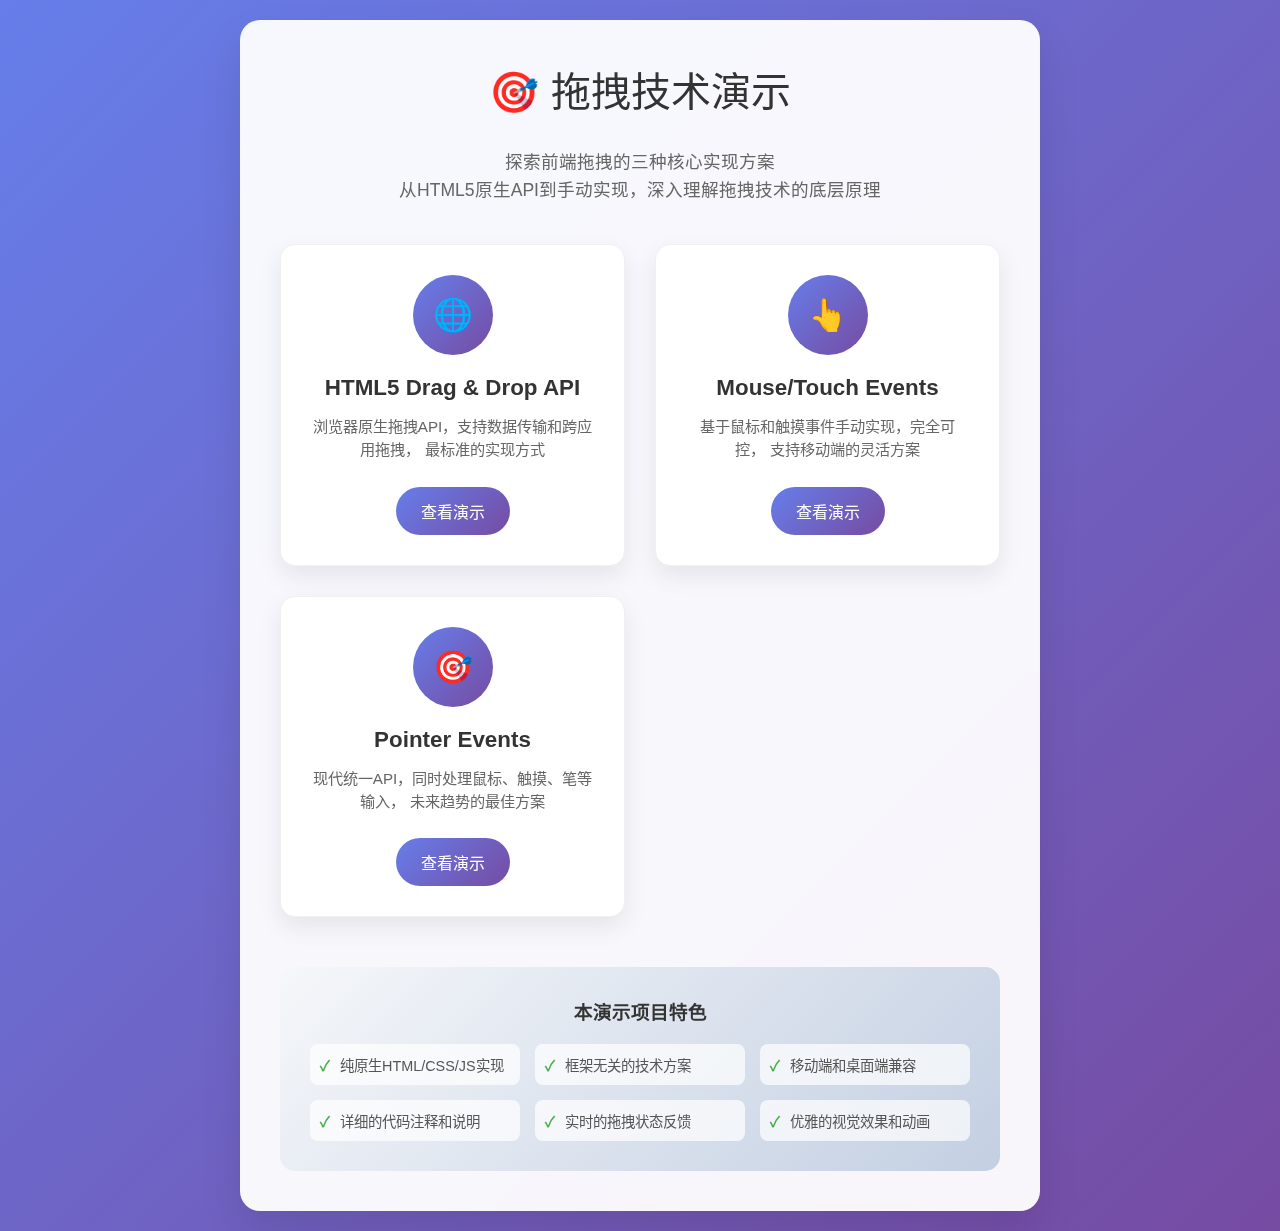
<file: index.html>
<!DOCTYPE html>
<html lang="zh-CN">
<head>
    <meta charset="UTF-8">
    <meta name="viewport" content="width=device-width, initial-scale=1.0">
    <title>拖拽技术演示 - DnD Learning</title>
    <style>
        * {
            margin: 0;
            padding: 0;
            box-sizing: border-box;
        }

        body {
            font-family: -apple-system, BlinkMacSystemFont, 'Segoe UI', 'PingFang SC', 'Helvetica Neue', Helvetica, Arial, sans-serif;
            background: linear-gradient(135deg, #667eea 0%, #764ba2 100%);
            min-height: 100vh;
            display: flex;
            align-items: center;
            justify-content: center;
            padding: 20px;
        }

        .container {
            background: rgba(255, 255, 255, 0.95);
            backdrop-filter: blur(10px);
            border-radius: 20px;
            padding: 40px;
            box-shadow: 0 20px 40px rgba(0, 0, 0, 0.1);
            max-width: 800px;
            width: 100%;
        }

        h1 {
            text-align: center;
            color: #333;
            margin-bottom: 30px;
            font-size: 2.5rem;
            font-weight: 300;
        }

        .subtitle {
            text-align: center;
            color: #666;
            margin-bottom: 40px;
            font-size: 1.1rem;
            line-height: 1.6;
        }

        .demos {
            display: grid;
            grid-template-columns: repeat(auto-fit, minmax(250px, 1fr));
            gap: 30px;
            margin-top: 40px;
        }

        .demo-card {
            background: white;
            border-radius: 15px;
            padding: 30px;
            text-align: center;
            box-shadow: 0 10px 25px rgba(0, 0, 0, 0.08);
            transition: all 0.3s ease;
            border: 1px solid #f0f0f0;
        }

        .demo-card:hover {
            transform: translateY(-5px);
            box-shadow: 0 20px 40px rgba(0, 0, 0, 0.15);
        }

        .demo-icon {
            width: 80px;
            height: 80px;
            margin: 0 auto 20px;
            background: linear-gradient(135deg, #667eea 0%, #764ba2 100%);
            border-radius: 50%;
            display: flex;
            align-items: center;
            justify-content: center;
            font-size: 2rem;
        }

        .demo-title {
            font-size: 1.4rem;
            font-weight: 600;
            color: #333;
            margin-bottom: 15px;
        }

        .demo-desc {
            color: #666;
            line-height: 1.5;
            margin-bottom: 25px;
            font-size: 0.95rem;
        }

        .demo-link {
            display: inline-block;
            background: linear-gradient(135deg, #667eea 0%, #764ba2 100%);
            color: white;
            text-decoration: none;
            padding: 12px 25px;
            border-radius: 25px;
            font-weight: 500;
            transition: all 0.3s ease;
        }

        .demo-link:hover {
            transform: scale(1.05);
            box-shadow: 0 5px 15px rgba(102, 126, 234, 0.4);
        }

        .features {
            margin-top: 50px;
            padding: 30px;
            background: linear-gradient(135deg, #f5f7fa 0%, #c3cfe2 100%);
            border-radius: 15px;
        }

        .features h3 {
            text-align: center;
            color: #333;
            margin-bottom: 20px;
        }

        .feature-list {
            list-style: none;
            display: grid;
            grid-template-columns: repeat(auto-fit, minmax(200px, 1fr));
            gap: 15px;
        }

        .feature-list li {
            padding: 10px;
            background: rgba(255, 255, 255, 0.7);
            border-radius: 8px;
            color: #555;
            font-size: 0.9rem;
        }

        .feature-list li:before {
            content: "✓";
            color: #4CAF50;
            font-weight: bold;
            margin-right: 10px;
        }
    </style>
</head>
<body>
    <div class="container">
        <h1>🎯 拖拽技术演示</h1>
        <p class="subtitle">
            探索前端拖拽的三种核心实现方案<br>
            从HTML5原生API到手动实现，深入理解拖拽技术的底层原理
        </p>

        <div class="demos">
            <div class="demo-card">
                <div class="demo-icon">🌐</div>
                <h3 class="demo-title">HTML5 Drag & Drop API</h3>
                <p class="demo-desc">
                    浏览器原生拖拽API，支持数据传输和跨应用拖拽，
                    最标准的实现方式
                </p>
                <a href="./html5-dnd/index.html" class="demo-link">查看演示</a>
            </div>

            <div class="demo-card">
                <div class="demo-icon">👆</div>
                <h3 class="demo-title">Mouse/Touch Events</h3>
                <p class="demo-desc">
                    基于鼠标和触摸事件手动实现，完全可控，
                    支持移动端的灵活方案
                </p>
                <a href="./mouse-touch/index.html" class="demo-link">查看演示</a>
            </div>

            <div class="demo-card">
                <div class="demo-icon">🎯</div>
                <h3 class="demo-title">Pointer Events</h3>
                <p class="demo-desc">
                    现代统一API，同时处理鼠标、触摸、笔等输入，
                    未来趋势的最佳方案
                </p>
                <a href="./pointer-events/index.html" class="demo-link">查看演示</a>
            </div>
        </div>

        <div class="features">
            <h3>本演示项目特色</h3>
            <ul class="feature-list">
                <li>纯原生HTML/CSS/JS实现</li>
                <li>框架无关的技术方案</li>
                <li>移动端和桌面端兼容</li>
                <li>详细的代码注释和说明</li>
                <li>实时的拖拽状态反馈</li>
                <li>优雅的视觉效果和动画</li>
            </ul>
        </div>
    </div>
</body>
</html>
</file>
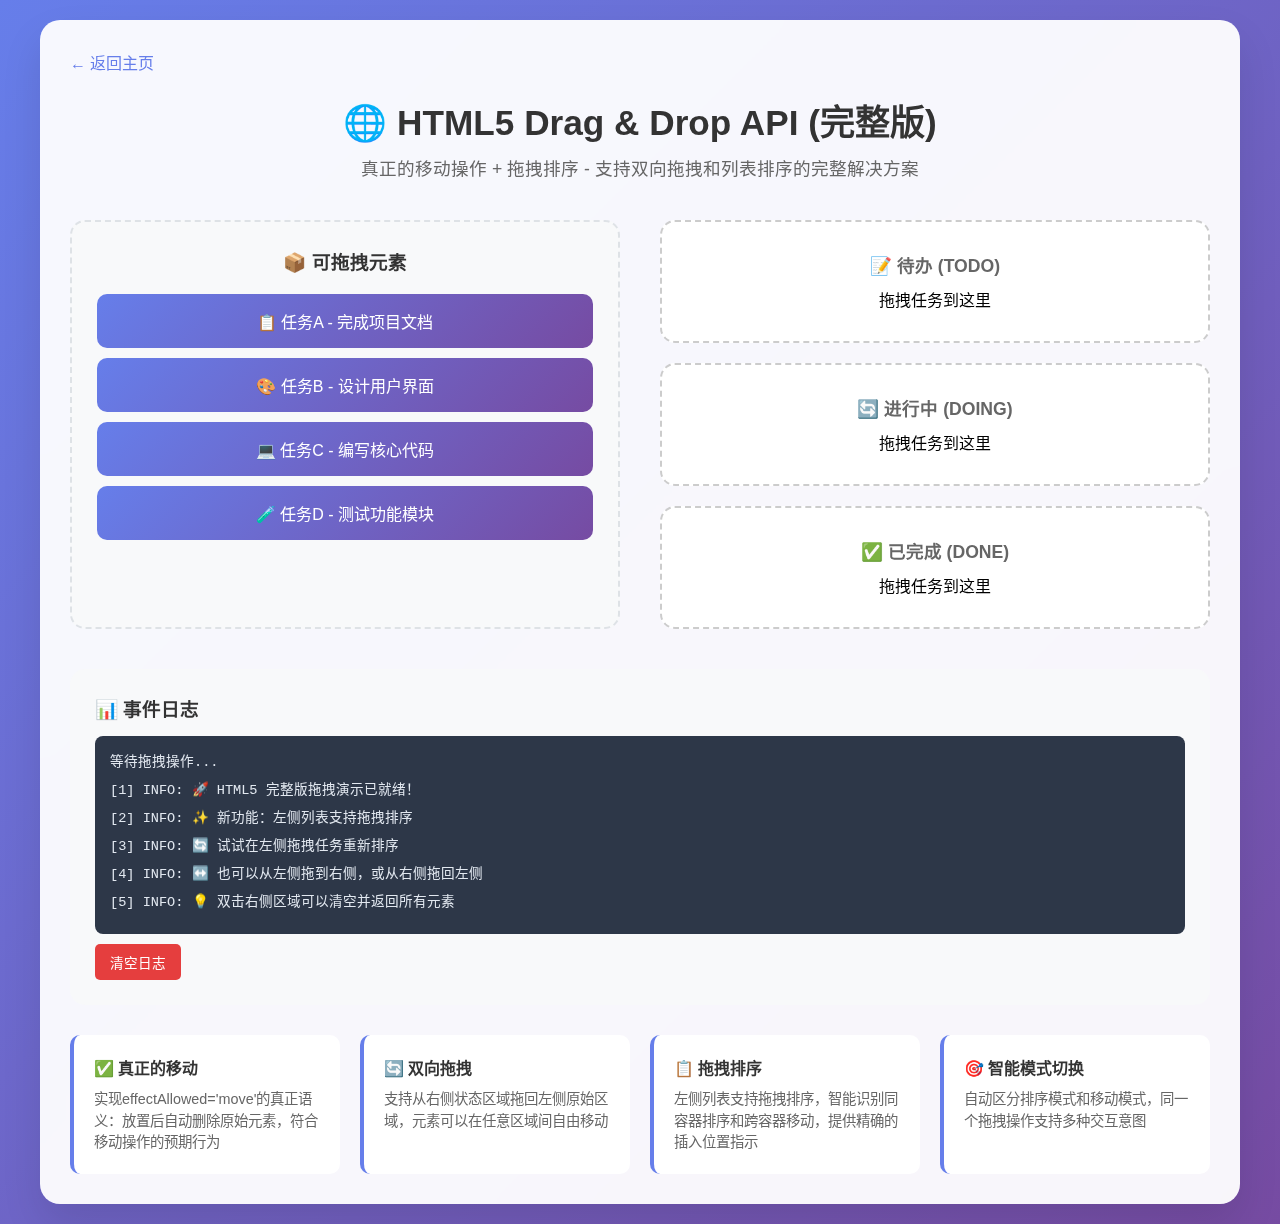
<file: html5-dnd/index.html>
<!DOCTYPE html>
<html lang="zh-CN">
<head>
    <meta charset="UTF-8">
    <meta name="viewport" content="width=device-width, initial-scale=1.0">
    <title>HTML5 Drag & Drop API 演示</title>
    <link rel="stylesheet" href="./index.css">
</head>
<body>
    <div class="container">
        <a href="../index.html" class="back-link">← 返回主页</a>
        
        <div class="header">
            <h1>🌐 HTML5 Drag & Drop API (完整版)</h1>
            <p>真正的移动操作 + 拖拽排序 - 支持双向拖拽和列表排序的完整解决方案</p>
        </div>

        <div class="demo-area">
            <div class="drag-items">
                <h3>📦 可拖拽元素</h3>
                <div class="draggable-item" draggable="true" data-item="任务A">
                    📋 任务A - 完成项目文档
                </div>
                <div class="draggable-item" draggable="true" data-item="任务B">
                    🎨 任务B - 设计用户界面
                </div>
                <div class="draggable-item" draggable="true" data-item="任务C">
                    💻 任务C - 编写核心代码
                </div>
                <div class="draggable-item" draggable="true" data-item="任务D">
                    🧪 任务D - 测试功能模块
                </div>
            </div>

            <div class="drop-zones">
                <div class="drop-zone" data-status="todo">
                    <h4>📝 待办 (TODO)</h4>
                    <p>拖拽任务到这里</p>
                </div>
                
                <div class="drop-zone" data-status="doing">
                    <h4>🔄 进行中 (DOING)</h4>
                    <p>拖拽任务到这里</p>
                </div>
                
                <div class="drop-zone" data-status="done">
                    <h4>✅ 已完成 (DONE)</h4>
                    <p>拖拽任务到这里</p>
                </div>
            </div>
        </div>

        <div class="info-panel">
            <h3>📊 事件日志</h3>
            <div class="event-log" id="eventLog">
                <div class="event">等待拖拽操作...</div>
            </div>
            <button class="clear-btn" onclick="clearLog()">清空日志</button>
        </div>

        <div class="features">
            <div class="feature">
                <h4>✅ 真正的移动</h4>
                <p>实现effectAllowed='move'的真正语义：放置后自动删除原始元素，符合移动操作的预期行为</p>
            </div>
            <div class="feature">
                <h4>🔄 双向拖拽</h4>
                <p>支持从右侧状态区域拖回左侧原始区域，元素可以在任意区域间自由移动</p>
            </div>
            <div class="feature">
                <h4>📋 拖拽排序</h4>
                <p>左侧列表支持拖拽排序，智能识别同容器排序和跨容器移动，提供精确的插入位置指示</p>
            </div>
            <div class="feature">
                <h4>🎯 智能模式切换</h4>
                <p>自动区分排序模式和移动模式，同一个拖拽操作支持多种交互意图</p>
            </div>
        </div>
    </div>

    <script type="text/javascript" src="./index.js"></script>
</body>
</html>
</file>
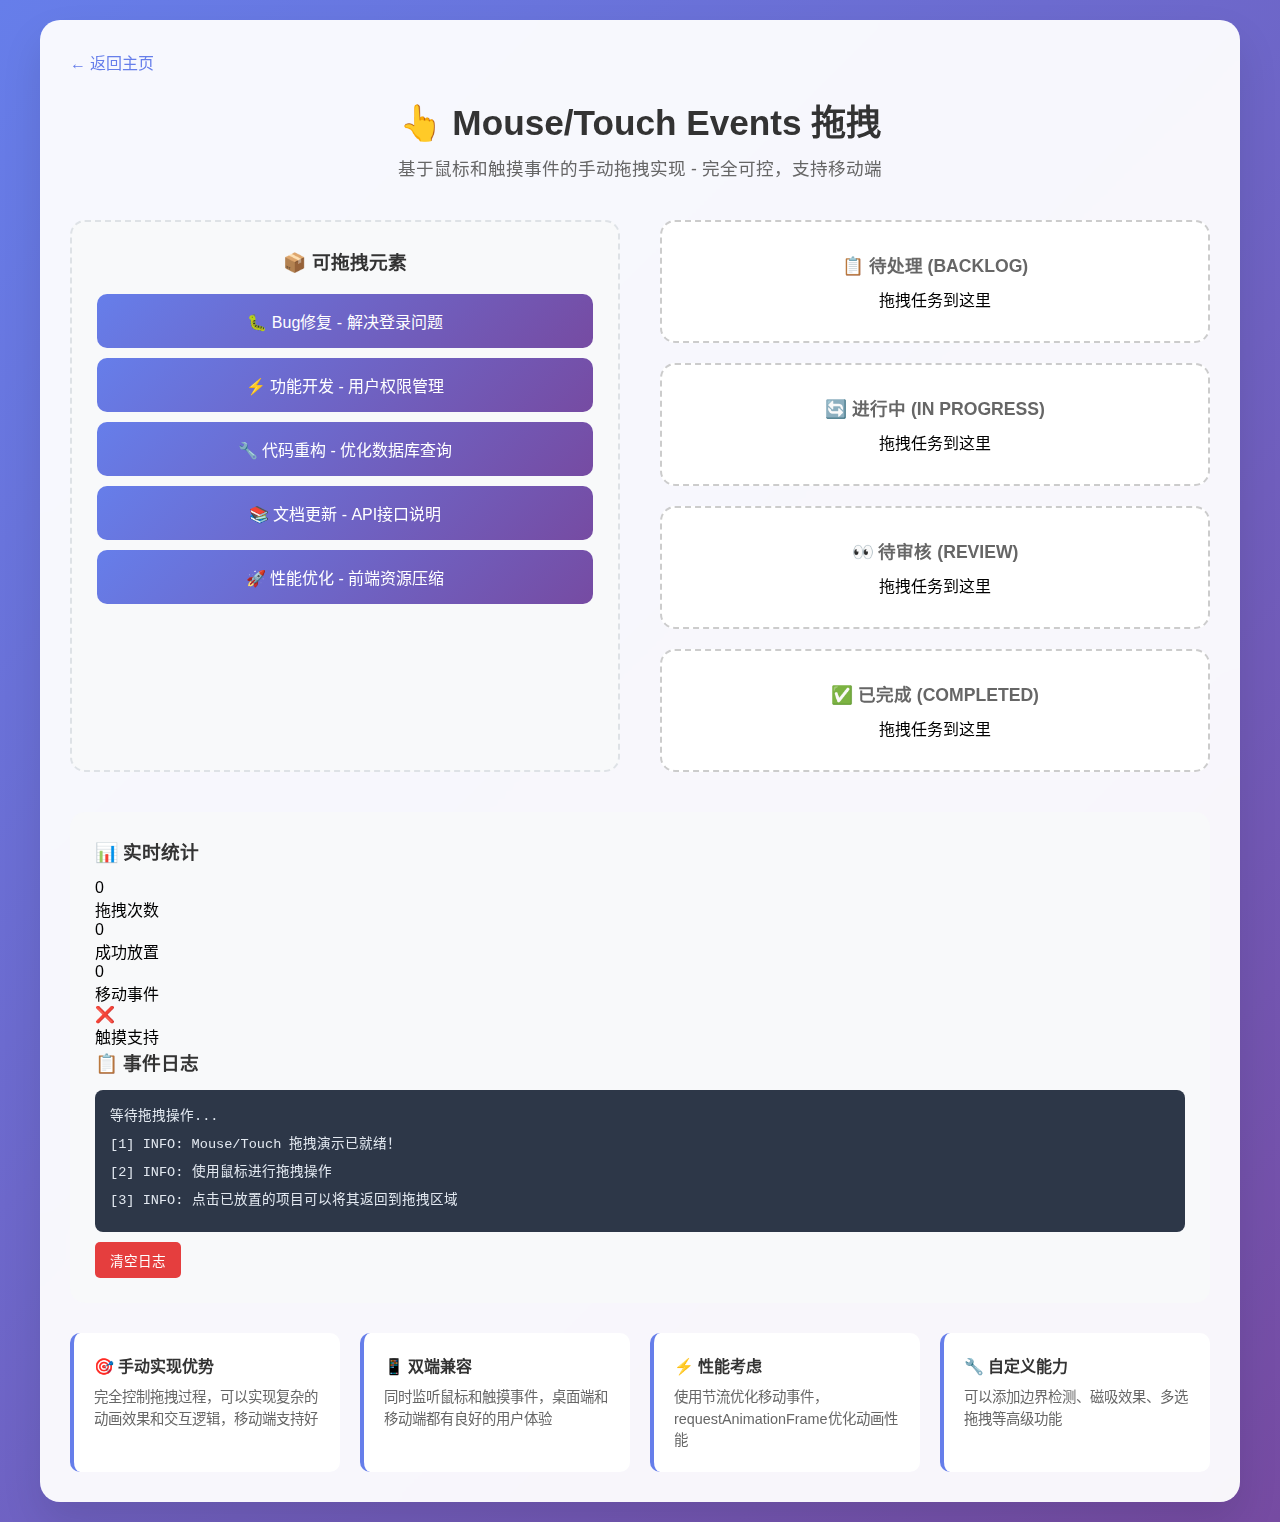
<file: mouse-touch/index.html>
<!DOCTYPE html>
<html lang="zh-CN">
<head>
    <meta charset="UTF-8">
    <meta name="viewport" content="width=device-width, initial-scale=1.0">
    <title>Mouse/Touch Events 拖拽演示</title>
    <link rel="stylesheet" href="./index.css">
</head>
<body>
    <div class="container">
        <a href="../index.html" class="back-link">← 返回主页</a>
        
        <div class="header">
            <h1>👆 Mouse/Touch Events 拖拽</h1>
            <p>基于鼠标和触摸事件的手动拖拽实现 - 完全可控，支持移动端</p>
        </div>

        <div class="demo-area">
            <div class="drag-items">
                <h3>📦 可拖拽元素</h3>
                <div class="draggable-item" data-item="bug修复">
                    🐛 Bug修复 - 解决登录问题
                </div>
                <div class="draggable-item" data-item="功能开发">
                    ⚡ 功能开发 - 用户权限管理
                </div>
                <div class="draggable-item" data-item="代码重构">
                    🔧 代码重构 - 优化数据库查询
                </div>
                <div class="draggable-item" data-item="文档更新">
                    📚 文档更新 - API接口说明
                </div>
                <div class="draggable-item" data-item="性能优化">
                    🚀 性能优化 - 前端资源压缩
                </div>
            </div>

            <div class="drop-zones">
                <div class="drop-zone" data-status="backlog">
                    <h4>📋 待处理 (BACKLOG)</h4>
                    <p>拖拽任务到这里</p>
                </div>
                
                <div class="drop-zone" data-status="progress">
                    <h4>🔄 进行中 (IN PROGRESS)</h4>
                    <p>拖拽任务到这里</p>
                </div>
                
                <div class="drop-zone" data-status="review">
                    <h4>👀 待审核 (REVIEW)</h4>
                    <p>拖拽任务到这里</p>
                </div>
                
                <div class="drop-zone" data-status="completed">
                    <h4>✅ 已完成 (COMPLETED)</h4>
                    <p>拖拽任务到这里</p>
                </div>
            </div>
        </div>

        <div class="info-panel">
            <h3>📊 实时统计</h3>
            <div class="stats">
                <div class="stat">
                    <div class="stat-value" id="dragCount">0</div>
                    <div class="stat-label">拖拽次数</div>
                </div>
                <div class="stat">
                    <div class="stat-value" id="dropCount">0</div>
                    <div class="stat-label">成功放置</div>
                </div>
                <div class="stat">
                    <div class="stat-value" id="moveCount">0</div>
                    <div class="stat-label">移动事件</div>
                </div>
                <div class="stat">
                    <div class="stat-value" id="touchSupport">❓</div>
                    <div class="stat-label">触摸支持</div>
                </div>
            </div>
            
            <h3>📋 事件日志</h3>
            <div class="event-log" id="eventLog">
                <div class="event">等待拖拽操作...</div>
            </div>
            <button class="clear-btn" onclick="clearLog()">清空日志</button>
        </div>

        <div class="features">
            <div class="feature">
                <h4>🎯 手动实现优势</h4>
                <p>完全控制拖拽过程，可以实现复杂的动画效果和交互逻辑，移动端支持好</p>
            </div>
            <div class="feature">
                <h4>📱 双端兼容</h4>
                <p>同时监听鼠标和触摸事件，桌面端和移动端都有良好的用户体验</p>
            </div>
            <div class="feature">
                <h4>⚡ 性能考虑</h4>
                <p>使用节流优化移动事件，requestAnimationFrame优化动画性能</p>
            </div>
            <div class="feature">
                <h4>🔧 自定义能力</h4>
                <p>可以添加边界检测、磁吸效果、多选拖拽等高级功能</p>
            </div>
        </div>
    </div>

    <script type="text/javascript" src="./index.js"></script>
</body>
</html>
</file>
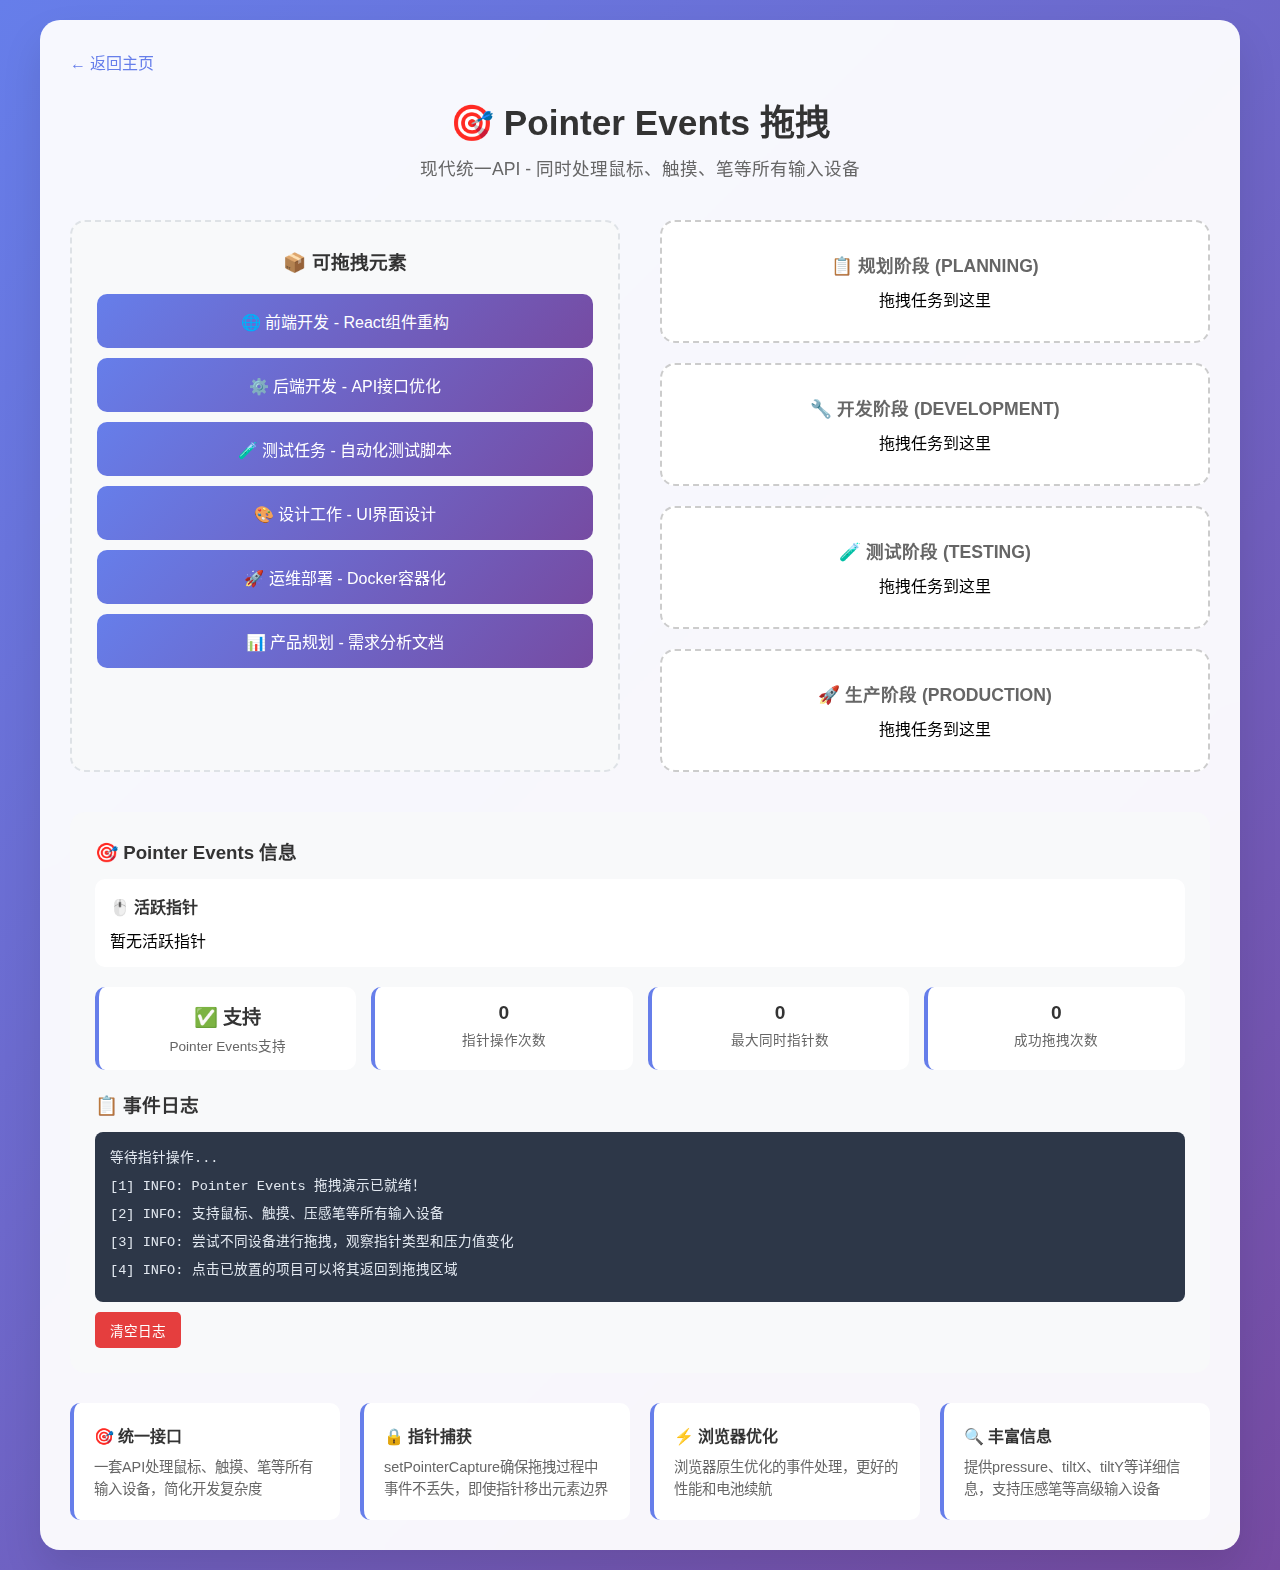
<file: pointer-events/index.html>
<!DOCTYPE html>
<html lang="zh-CN">
<head>
    <meta charset="UTF-8">
    <meta name="viewport" content="width=device-width, initial-scale=1.0">
    <title>Pointer Events 拖拽演示</title>
    <link rel="stylesheet" href="./index.css">
</head>
<body>
    <div class="container">
        <a href="../index.html" class="back-link">← 返回主页</a>
        
        <div class="header">
            <h1>🎯 Pointer Events 拖拽</h1>
            <p>现代统一API - 同时处理鼠标、触摸、笔等所有输入设备</p>
        </div>

        <div class="demo-area">
            <div class="drag-items">
                <h3>📦 可拖拽元素</h3>
                <div class="draggable-item" data-item="前端开发">
                    🌐 前端开发 - React组件重构
                </div>
                <div class="draggable-item" data-item="后端开发">
                    ⚙️ 后端开发 - API接口优化
                </div>
                <div class="draggable-item" data-item="测试任务">
                    🧪 测试任务 - 自动化测试脚本
                </div>
                <div class="draggable-item" data-item="设计工作">
                    🎨 设计工作 - UI界面设计
                </div>
                <div class="draggable-item" data-item="运维部署">
                    🚀 运维部署 - Docker容器化
                </div>
                <div class="draggable-item" data-item="产品规划">
                    📊 产品规划 - 需求分析文档
                </div>
            </div>

            <div class="drop-zones">
                <div class="drop-zone" data-status="planning">
                    <h4>📋 规划阶段 (PLANNING)</h4>
                    <p>拖拽任务到这里</p>
                </div>
                
                <div class="drop-zone" data-status="development">
                    <h4>🔧 开发阶段 (DEVELOPMENT)</h4>
                    <p>拖拽任务到这里</p>
                </div>
                
                <div class="drop-zone" data-status="testing">
                    <h4>🧪 测试阶段 (TESTING)</h4>
                    <p>拖拽任务到这里</p>
                </div>
                
                <div class="drop-zone" data-status="production">
                    <h4>🚀 生产阶段 (PRODUCTION)</h4>
                    <p>拖拽任务到这里</p>
                </div>
            </div>
        </div>

        <div class="info-panel">
            <h3>🎯 Pointer Events 信息</h3>
            
            <div class="active-pointers">
                <h4>🖱️ 活跃指针</h4>
                <div id="activePointers">暂无活跃指针</div>
            </div>

            <div class="pointer-info">
                <div class="pointer-stat">
                    <div class="pointer-stat-value" id="pointerSupport">检测中...</div>
                    <div class="pointer-stat-label">Pointer Events支持</div>
                </div>
                <div class="pointer-stat">
                    <div class="pointer-stat-value" id="pointerCount">0</div>
                    <div class="pointer-stat-label">指针操作次数</div>
                </div>
                <div class="pointer-stat">
                    <div class="pointer-stat-value" id="maxPointers">0</div>
                    <div class="pointer-stat-label">最大同时指针数</div>
                </div>
                <div class="pointer-stat">
                    <div class="pointer-stat-value" id="dragSuccessCount">0</div>
                    <div class="pointer-stat-label">成功拖拽次数</div>
                </div>
            </div>
            
            <h3>📋 事件日志</h3>
            <div class="event-log" id="eventLog">
                <div class="event">等待指针操作...</div>
            </div>
            <button class="clear-btn" onclick="clearLog()">清空日志</button>
        </div>

        <div class="features">
            <div class="feature">
                <h4>🎯 统一接口</h4>
                <p>一套API处理鼠标、触摸、笔等所有输入设备，简化开发复杂度</p>
            </div>
            <div class="feature">
                <h4>🔒 指针捕获</h4>
                <p>setPointerCapture确保拖拽过程中事件不丢失，即使指针移出元素边界</p>
            </div>
            <div class="feature">
                <h4>⚡ 浏览器优化</h4>
                <p>浏览器原生优化的事件处理，更好的性能和电池续航</p>
            </div>
            <div class="feature">
                <h4>🔍 丰富信息</h4>
                <p>提供pressure、tiltX、tiltY等详细信息，支持压感笔等高级输入设备</p>
            </div>
        </div>
    </div>

    <script type="text/javascript" src="./index.js"></script>   
</body>
</html>
</file>
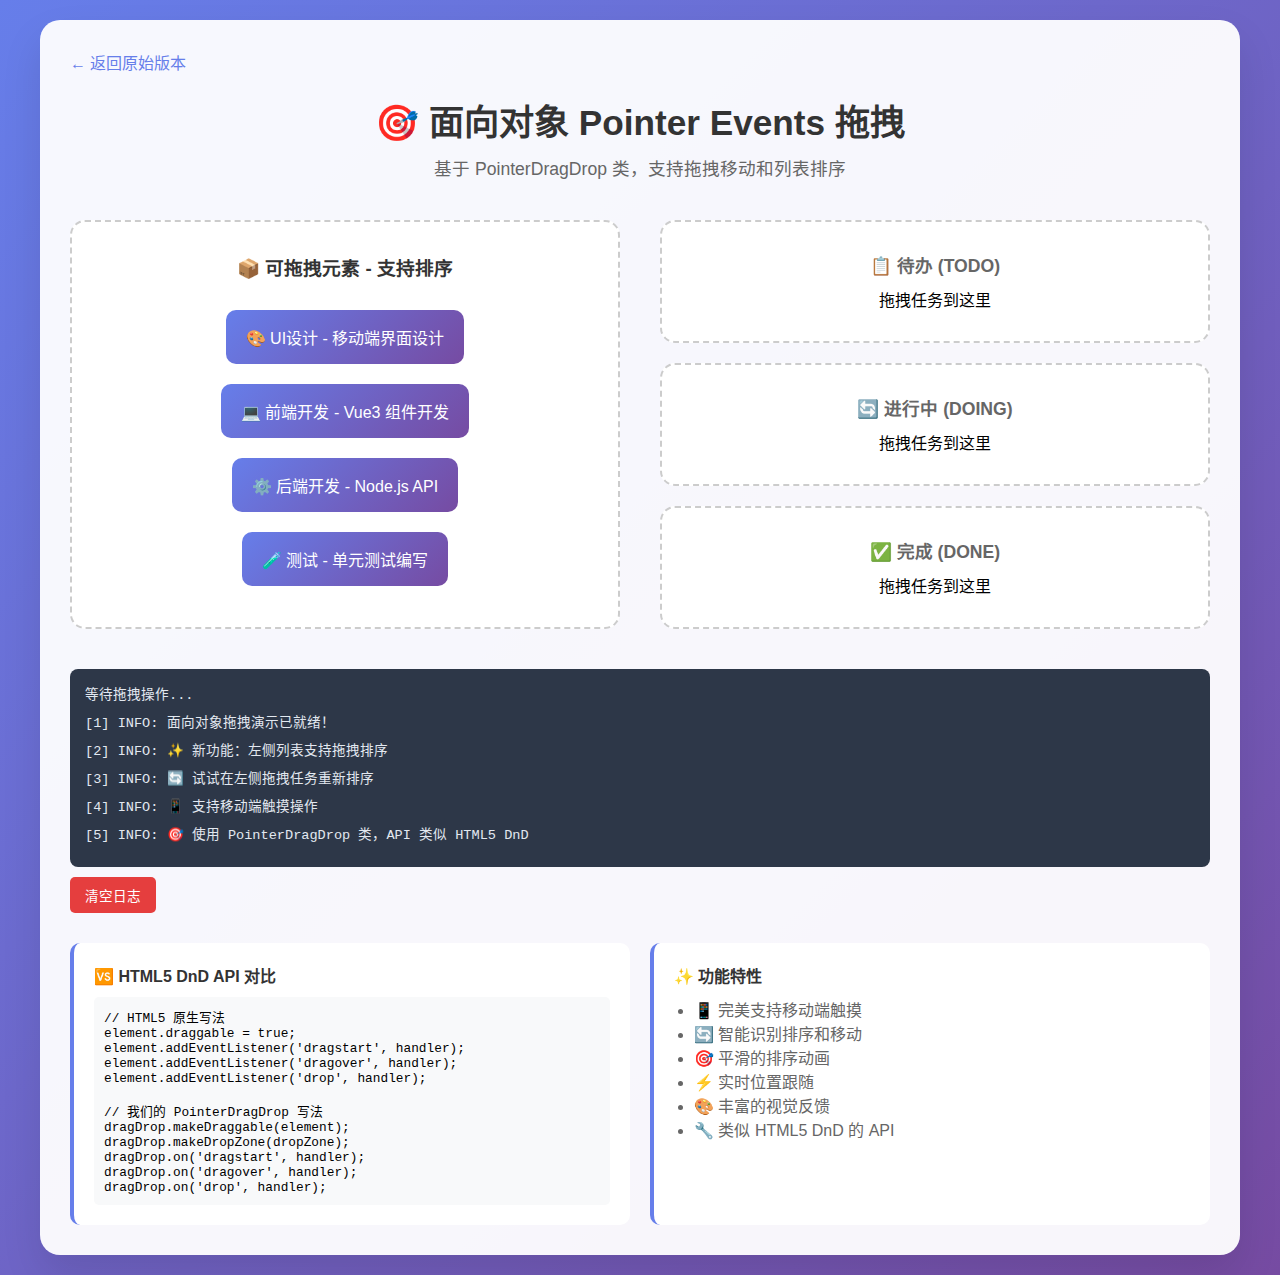
<file: pointer-events/demo-oop.html>
<!DOCTYPE html>
<html lang="zh-CN">
<head>
    <meta charset="UTF-8">
    <meta name="viewport" content="width=device-width, initial-scale=1.0">
    <title>面向对象 Pointer Events 拖拽演示</title>
    <style>
        * {
            margin: 0;
            padding: 0;
            box-sizing: border-box;
        }

        body {
            font-family: -apple-system, BlinkMacSystemFont, 'Segoe UI', 'PingFang SC', sans-serif;
            background: linear-gradient(135deg, #667eea 0%, #764ba2 100%);
            min-height: 100vh;
            padding: 20px;
            touch-action: none;
        }

        .container {
            max-width: 1200px;
            margin: 0 auto;
            background: rgba(255, 255, 255, 0.95);
            border-radius: 20px;
            padding: 30px;
            box-shadow: 0 20px 40px rgba(0, 0, 0, 0.1);
        }

        .header {
            text-align: center;
            margin-bottom: 40px;
        }

        .header h1 {
            color: #333;
            margin-bottom: 10px;
            font-size: 2.2rem;
        }

        .header p {
            color: #666;
            font-size: 1.1rem;
        }

        .back-link {
            display: inline-block;
            margin-bottom: 20px;
            color: #667eea;
            text-decoration: none;
            font-weight: 500;
        }

        .back-link:hover {
            text-decoration: underline;
        }

        .demo-area {
            display: grid;
            grid-template-columns: 1fr 1fr;
            gap: 40px;
            margin-bottom: 40px;
        }

        .drag-items {
            background: #f8f9fa;
            border-radius: 15px;
            padding: 25px;
            border: 2px dashed #dee2e6;
        }

        .drag-items h3 {
            color: #333;
            margin-bottom: 20px;
            text-align: center;
        }

        .draggable-item {
            background: linear-gradient(135deg, #667eea 0%, #764ba2 100%);
            color: white;
            padding: 15px 20px;
            margin: 10px 0;
            border-radius: 10px;
            cursor: grab;
            user-select: none;
            transition: all 0.3s ease;
            text-align: center;
            font-weight: 500;
            position: relative;
            touch-action: none;
        }

        .draggable-item:hover {
            transform: scale(1.02);
            box-shadow: 0 5px 15px rgba(102, 126, 234, 0.3);
        }

        /* 拖拽时的样式 */
        .draggable-item.dragging {
            opacity: 0.9;
            transform: scale(1.05);
            z-index: 1000;
            position: fixed;
            pointer-events: none;
            box-shadow: 0 20px 40px rgba(0, 0, 0, 0.3);
            border: 2px solid rgba(255, 255, 255, 0.5);
            transition: none !important;
        }

        /* 占位符样式 */
        .draggable-item.placeholder {
            opacity: 0.3;
            background: #ddd;
            color: #999;
            border: 2px dashed #ccc;
        }

        /* 排序状态样式 */
        .drag-items.sorting {
            background: linear-gradient(135deg, #e8f4f8 0%, #d1ecf1 100%);
            border-color: #17a2b8;
            box-shadow: 0 0 20px rgba(23, 162, 184, 0.2);
        }

        /* 排序完成的反馈动画 */
        .draggable-item.sort-complete {
            animation: sortCompleteFlash 0.6s ease;
        }

        @keyframes sortCompleteFlash {
            0%, 100% { background: linear-gradient(135deg, #667eea 0%, #764ba2 100%); }
            50% { background: linear-gradient(135deg, #28a745 0%, #20c997 100%); }
        }

        .drop-zones {
            display: grid;
            gap: 20px;
        }

        .drop-zone {
            background: #ffffff;
            border: 2px dashed #ccc;
            border-radius: 15px;
            padding: 30px;
            min-height: 120px;
            display: flex;
            flex-direction: column;
            align-items: center;
            justify-content: center;
            transition: all 0.3s ease;
            position: relative;
        }

        .drop-zone h4 {
            color: #666;
            margin-bottom: 10px;
            font-size: 1.1rem;
        }

        /* 拖拽悬停时的样式 */
        .drop-zone.drag-over {
            border-color: #4CAF50;
            background: linear-gradient(135deg, #e8f5e8 0%, #d4efd4 100%);
            transform: scale(1.02);
            box-shadow: 0 10px 25px rgba(76, 175, 80, 0.2);
        }

        .event-log {
            background: #2d3748;
            color: #e2e8f0;
            border-radius: 8px;
            padding: 15px;
            font-family: 'Monaco', 'Menlo', 'Ubuntu Mono', monospace;
            font-size: 0.85rem;
            line-height: 1.4;
            max-height: 300px;
            overflow-y: auto;
            margin-top: 20px;
        }

        .event-log .event {
            margin-bottom: 5px;
            padding: 2px 0;
        }

        .event-log .event.dragstart { color: #48bb78; }
        .event-log .event.drag { color: #4299e1; }
        .event-log .event.dragend { color: #e53e3e; }
        .event-log .event.dragenter { color: #ed8936; }
        .event-log .event.dragleave { color: #a0aec0; }
        .event-log .event.drop { color: #38b2ac; }

        .clear-btn {
            background: #e53e3e;
            color: white;
            border: none;
            padding: 8px 15px;
            border-radius: 5px;
            cursor: pointer;
            margin-top: 10px;
            font-size: 0.85rem;
        }

        .clear-btn:hover {
            background: #c53030;
        }

        .comparison {
            display: grid;
            grid-template-columns: 1fr 1fr;
            gap: 20px;
            margin-top: 30px;
        }

        .comparison-item {
            background: white;
            padding: 20px;
            border-radius: 10px;
            border-left: 4px solid #667eea;
        }

        .comparison-item h4 {
            color: #333;
            margin-bottom: 10px;
        }

        .comparison-item pre {
            background: #f8f9fa;
            padding: 10px;
            border-radius: 5px;
            font-size: 0.8rem;
            overflow-x: auto;
        }

        @media (max-width: 768px) {
            .demo-area, .comparison {
                grid-template-columns: 1fr;
            }
            
            .container {
                padding: 20px;
            }
        }
    </style>
</head>
<body>
    <div class="container">
        <a href="index.html" class="back-link">← 返回原始版本</a>
        
        <div class="header">
            <h1>🎯 面向对象 Pointer Events 拖拽</h1>
            <p>基于 PointerDragDrop 类，支持拖拽移动和列表排序</p>
        </div>

        <div class="demo-area">
            <div class="drag-items" id="sortableContainer">
                <h3>📦 可拖拽元素 - 支持排序</h3>
                <div class="draggable-item" data-item="UI设计">
                    🎨 UI设计 - 移动端界面设计
                </div>
                <div class="draggable-item" data-item="前端开发">
                    💻 前端开发 - Vue3 组件开发
                </div>
                <div class="draggable-item" data-item="后端开发">
                    ⚙️ 后端开发 - Node.js API
                </div>
                <div class="draggable-item" data-item="测试">
                    🧪 测试 - 单元测试编写
                </div>
            </div>

            <div class="drop-zones">
                <div class="drop-zone" data-status="todo">
                    <h4>📋 待办 (TODO)</h4>
                    <p>拖拽任务到这里</p>
                </div>
                
                <div class="drop-zone" data-status="doing">
                    <h4>🔄 进行中 (DOING)</h4>
                    <p>拖拽任务到这里</p>
                </div>
                
                <div class="drop-zone" data-status="done">
                    <h4>✅ 完成 (DONE)</h4>
                    <p>拖拽任务到这里</p>
                </div>
            </div>
        </div>

        <div class="event-log" id="eventLog">
            <div class="event">等待拖拽操作...</div>
        </div>
        <button class="clear-btn" onclick="clearLog()">清空日志</button>

        <div class="comparison">
            <div class="comparison-item">
                <h4>🆚 HTML5 DnD API 对比</h4>
                <pre><code>// HTML5 原生写法
element.draggable = true;
element.addEventListener('dragstart', handler);
element.addEventListener('dragover', handler);
element.addEventListener('drop', handler);

// 我们的 PointerDragDrop 写法
dragDrop.makeDraggable(element);
dragDrop.makeDropZone(dropZone);
dragDrop.on('dragstart', handler);
dragDrop.on('dragover', handler);
dragDrop.on('drop', handler);</code></pre>
            </div>
            
            <div class="comparison-item">
                <h4>✨ 功能特性</h4>
                <ul style="margin-left: 20px; color: #666;">
                    <li>📱 完美支持移动端触摸</li>
                    <li>🔄 智能识别排序和移动</li>
                    <li>🎯 平滑的排序动画</li>
                    <li>⚡ 实时位置跟随</li>
                    <li>🎨 丰富的视觉反馈</li>
                    <li>🔧 类似 HTML5 DnD 的 API</li>
                </ul>
            </div>
        </div>
    </div>

    <!-- 引入拖拽库 -->
    <script src="PointerDragDrop.js"></script>
    <script>
        // 事件日志功能
        let eventCount = 0;
        const eventLog = document.getElementById('eventLog');

        function logEvent(type, message) {
            eventCount++;
            const eventDiv = document.createElement('div');
            eventDiv.className = `event ${type}`;
            eventDiv.innerHTML = `[${eventCount}] ${type.toUpperCase()}: ${message}`;
            eventLog.appendChild(eventDiv);
            eventLog.scrollTop = eventLog.scrollHeight;
        }

        function clearLog() {
            eventLog.innerHTML = '<div class="event">日志已清空，等待拖拽操作...</div>';
            eventCount = 0;
        }

        // 创建拖拽实例
        const dragDrop = new PointerDragDrop({
            dragClass: 'dragging',
            placeholderClass: 'placeholder',
            dropZoneClass: 'drop-zone',
            dragOverClass: 'drag-over'
        });

        // 设置所有可拖拽元素
        document.querySelectorAll('.draggable-item').forEach(item => {
            dragDrop.makeDraggable(item);
        });

        // 设置所有放置区域
        document.querySelectorAll('.drop-zone').forEach(zone => {
            dragDrop.makeDropZone(zone);
        });

        // 设置左侧容器支持排序
        const sortableContainer = document.getElementById('sortableContainer');
        dragDrop.makeSortable(sortableContainer);

        // 监听拖拽事件 - 类似 HTML5 DnD 的事件
        dragDrop.on('dragstart', (event) => {
            const itemName = event.dragElement.getAttribute('data-item');
            if (event.isSortable) {
                logEvent('dragstart', `开始拖拽: ${itemName} (支持排序)`);
            } else {
                logEvent('dragstart', `开始拖拽: ${itemName}`);
            }
        });

        dragDrop.on('drag', (event) => {
            // 限制日志频率，避免过多输出
            if (eventCount % 30 === 0) {
                const pos = event.currentPosition;
                logEvent('drag', `拖拽中: (${Math.round(pos.x)}, ${Math.round(pos.y)})`);
            }
        });

        dragDrop.on('dragenter', (event) => {
            if (event.isSortable) {
                logEvent('dragenter', '进入排序区域');
            } else {
                const status = event.dropZone.getAttribute('data-status');
                logEvent('dragenter', `进入放置区域: ${status.toUpperCase()}`);
            }
        });

        dragDrop.on('dragleave', (event) => {
            if (event.dropZone.hasAttribute('data-sortable')) {
                logEvent('dragleave', '离开排序区域');
            } else {
                const status = event.dropZone.getAttribute('data-status');
                logEvent('dragleave', `离开放置区域: ${status.toUpperCase()}`);
            }
        });

        dragDrop.on('dragover', (event) => {
            // 限制排序日志频率
            if (event.isSortable && eventCount % 20 === 0) {
                logEvent('dragover', '排序中，实时调整位置');
            }
        });

        // 新增排序专用事件
        dragDrop.on('sortenter', (event) => {
            logEvent('sortenter', '进入排序模式');
        });

        dragDrop.on('sortleave', (event) => {
            logEvent('sortleave', '退出排序模式，恢复原始位置');
        });

        dragDrop.on('sortcomplete', (event) => {
            const itemName = event.dragElement.getAttribute('data-item');
            logEvent('sortcomplete', `✅ 排序完成: ${itemName} 从位置 ${event.originalIndex + 1} → ${event.newIndex + 1}`);
            
            // 添加排序完成动画
            event.dragElement.classList.add('sort-complete');
            setTimeout(() => {
                event.dragElement.classList.remove('sort-complete');
            }, 600);
        });

        dragDrop.on('drop', (event) => {
            const itemName = event.dragElement.getAttribute('data-item');
            
            // 检查是否是排序操作
            if (event.dropZone.hasAttribute('data-sortable')) {
                // 排序操作不需要特殊处理，sortcomplete 事件会处理
                logEvent('drop', `排序放置: ${itemName}`);
            } else {
                // 普通放置操作
                const status = event.dropZone.getAttribute('data-status');
                logEvent('drop', `成功放置: ${itemName} → ${status.toUpperCase()}`);
                
                // 处理跨容器移动
                handleDropSuccess(event.dragElement, event.dropZone);
            }
        });

        dragDrop.on('dragend', (event) => {
            const itemName = event.dragElement.getAttribute('data-item');
            const result = event.success ? '(成功)' : '(取消)';
            logEvent('dragend', `拖拽结束: ${itemName} ${result}`);
        });

        // 处理成功放置的业务逻辑
        function handleDropSuccess(dragElement, dropZone) {
            // 创建一个新的显示元素
            const droppedItem = document.createElement('div');
            droppedItem.className = 'dropped-item';
            droppedItem.textContent = dragElement.getAttribute('data-item');
            droppedItem.style.cssText = `
                background: linear-gradient(135deg, #4CAF50 0%, #45a049 100%);
                color: white;
                padding: 8px 12px;
                border-radius: 6px;
                margin: 5px;
                font-size: 0.85rem;
                cursor: pointer;
                transition: all 0.2s ease;
            `;
            
            // 添加点击返回功能
            droppedItem.addEventListener('click', function() {
                // 恢复原始元素
                dragElement.style.display = '';
                dragDrop.makeDraggable(dragElement);
                
                // 移除放置的显示元素
                this.remove();
                
                logEvent('return', `${dragElement.getAttribute('data-item')} 返回到拖拽区域`);
            });
            
            // 隐藏原始元素
            dragElement.style.display = 'none';
            
            // 添加到放置区域
            dropZone.appendChild(droppedItem);
        }

        // 初始化提示
        setTimeout(() => {
            logEvent('info', '面向对象拖拽演示已就绪！');
            logEvent('info', '✨ 新功能：左侧列表支持拖拽排序');
            logEvent('info', '🔄 试试在左侧拖拽任务重新排序');
            logEvent('info', '📱 支持移动端触摸操作');
            logEvent('info', '🎯 使用 PointerDragDrop 类，API 类似 HTML5 DnD');
        }, 500);
    </script>
</body>
</html>
</file>
<file: html5-dnd/index.css>
/**
 * HTML5 Drag & Drop API 演示样式
 * 包含拖拽、排序、动画等所有样式定义
 */

/* ==========================================================================
   基础重置和布局
   ========================================================================== */

* {
    margin: 0;
    padding: 0;
    box-sizing: border-box;
}

body {
    font-family: -apple-system, BlinkMacSystemFont, 'Segoe UI', 'PingFang SC', sans-serif;
    background: linear-gradient(135deg, #667eea 0%, #764ba2 100%);
    min-height: 100vh;
    padding: 20px;
}

.container {
    max-width: 1200px;
    margin: 0 auto;
    background: rgba(255, 255, 255, 0.95);
    backdrop-filter: blur(10px);
    border-radius: 20px;
    padding: 30px;
    box-shadow: 0 20px 40px rgba(0, 0, 0, 0.1);
}

/* ==========================================================================
   头部区域
   ========================================================================== */

.header {
    text-align: center;
    margin-bottom: 40px;
}

.header h1 {
    color: #333;
    margin-bottom: 10px;
    font-size: 2.2rem;
}

.header p {
    color: #666;
    font-size: 1.1rem;
}

.back-link {
    display: inline-block;
    margin-bottom: 20px;
    color: #667eea;
    text-decoration: none;
    font-weight: 500;
}

.back-link:hover {
    text-decoration: underline;
}

/* ==========================================================================
   演示区域布局
   ========================================================================== */

.demo-area {
    display: grid;
    grid-template-columns: 1fr 1fr;
    gap: 40px;
    margin-bottom: 40px;
}

/* ==========================================================================
   拖拽源区域
   ========================================================================== */

.drag-items {
    background: #f8f9fa;
    border-radius: 15px;
    padding: 25px;
    border: 2px dashed #dee2e6;
}

.drag-items h3 {
    color: #333;
    margin-bottom: 20px;
    text-align: center;
}

/* 排序状态样式 */
.drag-items.sorting {
    background: linear-gradient(135deg, #667eea08 0%, #764ba208 100%);
    border-color: #667eea50;
}

/* ==========================================================================
   可拖拽元素样式
   ========================================================================== */

.draggable-item {
    background: linear-gradient(135deg, #667eea 0%, #764ba2 100%);
    color: white;
    padding: 15px 20px;
    margin: 10px 0;
    border-radius: 10px;
    cursor: grab;
    user-select: none;
    transition: all 0.3s ease;
    text-align: center;
    font-weight: 500;
}

.draggable-item:hover {
    transform: scale(1.02);
    box-shadow: 0 5px 15px rgba(102, 126, 234, 0.3);
}

.draggable-item:active {
    cursor: grabbing;
}

/* 拖拽中的元素样式 */
.draggable-item.dragging {
    opacity: 0.8;
    transform: scale(1.02);
    z-index: 1000;
    box-shadow: 0 10px 30px rgba(0, 0, 0, 0.3);
    border: 2px solid rgba(255, 255, 255, 0.3);
}

/* 排序中的元素样式 */
.draggable-item.sorting-mode {
    transition: all 0.3s cubic-bezier(0.4, 0, 0.2, 1);
}

/* 其他元素在排序时的动画 */
.draggable-item.animating {
    transition: transform 0.3s cubic-bezier(0.4, 0, 0.2, 1);
}

/* 排序完成的反馈动画 */
.draggable-item.sort-completed {
    background: linear-gradient(135deg, #4CAF50 0%, #45a049 100%) !important;
    box-shadow: 0 5px 15px rgba(76, 175, 80, 0.4) !important;
    transition: all 0.4s ease !important;
}

/* ==========================================================================
   放置区域
   ========================================================================== */

.drop-zones {
    display: grid;
    gap: 20px;
}

.drop-zone {
    background: #ffffff;
    border: 2px dashed #ccc;
    border-radius: 15px;
    padding: 30px;
    min-height: 120px;
    display: flex;
    flex-direction: column;
    align-items: center;
    justify-content: center;
    transition: all 0.3s ease;
    position: relative;
}

.drop-zone h4 {
    color: #666;
    margin-bottom: 10px;
    font-size: 1.1rem;
}

.drop-zone.drag-over {
    border-color: #4CAF50;
    background-color: #e8f5e8;
    transform: scale(1.02);
}

.drop-zone.has-item {
    border-color: #667eea;
    background: linear-gradient(135deg, rgba(102, 126, 234, 0.1) 0%, rgba(118, 75, 162, 0.1) 100%);
}

/* ==========================================================================
   已放置元素样式
   ========================================================================== */

.dropped-item {
    background: linear-gradient(135deg, #4CAF50 0%, #45a049 100%);
    color: white;
    padding: 10px 15px;
    border-radius: 8px;
    margin: 5px;
    font-size: 0.9rem;
    cursor: grab;
    user-select: none;
    transition: all 0.2s ease;
}

.dropped-item:hover {
    transform: scale(1.02);
    box-shadow: 0 3px 10px rgba(76, 175, 80, 0.3);
}

.dropped-item:active {
    cursor: grabbing;
}

.dropped-item.dragging {
    opacity: 0.5;
    transform: scale(0.95);
}

/* ==========================================================================
   信息面板
   ========================================================================== */

.info-panel {
    background: #f8f9fa;
    border-radius: 15px;
    padding: 25px;
    margin-top: 30px;
}

.info-panel h3 {
    color: #333;
    margin-bottom: 15px;
}

/* ==========================================================================
   事件日志
   ========================================================================== */

.event-log {
    background: #2d3748;
    color: #e2e8f0;
    border-radius: 8px;
    padding: 15px;
    font-family: 'Monaco', 'Menlo', 'Ubuntu Mono', monospace;
    font-size: 0.85rem;
    line-height: 1.4;
    max-height: 200px;
    overflow-y: auto;
}

.event-log .event {
    margin-bottom: 5px;
    padding: 2px 0;
}

/* 不同事件类型的颜色 */
.event-log .event.dragstart { color: #48bb78; }
.event-log .event.dragenter { color: #4299e1; }
.event-log .event.dragover { color: #ed8936; }
.event-log .event.drop { color: #38b2ac; }
.event-log .event.dragend { color: #e53e3e; }

/* ==========================================================================
   按钮样式
   ========================================================================== */

.clear-btn {
    background: #e53e3e;
    color: white;
    border: none;
    padding: 8px 15px;
    border-radius: 5px;
    cursor: pointer;
    margin-top: 10px;
    font-size: 0.85rem;
}

.clear-btn:hover {
    background: #c53030;
}

/* ==========================================================================
   特性展示区域
   ========================================================================== */

.features {
    display: grid;
    grid-template-columns: repeat(auto-fit, minmax(250px, 1fr));
    gap: 20px;
    margin-top: 30px;
}

.feature {
    background: white;
    padding: 20px;
    border-radius: 10px;
    border-left: 4px solid #667eea;
}

.feature h4 {
    color: #333;
    margin-bottom: 10px;
}

.feature p {
    color: #666;
    font-size: 0.9rem;
    line-height: 1.5;
}

/* ==========================================================================
   响应式设计
   ========================================================================== */

@media (max-width: 768px) {
    .demo-area {
        grid-template-columns: 1fr;
    }
    
    .container {
        padding: 20px;
    }
}
</file>
<file: mouse-touch/index.css>
* {
    margin: 0;
    padding: 0;
    box-sizing: border-box;
}

body {
    font-family: -apple-system, BlinkMacSystemFont, 'Segoe UI', 'PingFang SC', sans-serif;
    background: linear-gradient(135deg, #667eea 0%, #764ba2 100%);
    min-height: 100vh;
    padding: 20px;
    touch-action: none;
}

.container {
    max-width: 1200px;
    margin: 0 auto;
    background: rgba(255, 255, 255, 0.95);
    backdrop-filter: blur(10px);
    border-radius: 20px;
    padding: 30px;
    box-shadow: 0 20px 40px rgba(0, 0, 0, 0.1);
}

.header {
    text-align: center;
    margin-bottom: 40px;
}

.header h1 {
    color: #333;
    margin-bottom: 10px;
    font-size: 2.2rem;
}

.header p {
    color: #666;
    font-size: 1.1rem;
}

.back-link {
    display: inline-block;
    margin-bottom: 20px;
    color: #667eea;
    text-decoration: none;
    font-weight: 500;
}

.back-link:hover {
    text-decoration: underline;
}

.demo-area {
    display: grid;
    grid-template-columns: 1fr 1fr;
    gap: 40px;
    margin-bottom: 40px;
}

.drag-items {
    background: #f8f9fa;
    border-radius: 15px;
    padding: 25px;
    border: 2px dashed #dee2e6;
}

.drag-items h3 {
    color: #333;
    margin-bottom: 20px;
    text-align: center;
}

.draggable-item {
    background: linear-gradient(135deg, #667eea 0%, #764ba2 100%);
    color: white;
    padding: 15px 20px;
    margin: 10px 0;
    border-radius: 10px;
    cursor: grab;
    user-select: none;
    transition: all 0.3s ease;
    text-align: center;
    font-weight: 500;
    position: relative;
    touch-action: none;
}

.draggable-item:hover {
    transform: scale(1.02);
    box-shadow: 0 5px 15px rgba(102, 126, 234, 0.3);
}

.draggable-item:active {
    cursor: grabbing;
}

.draggable-item.dragging {
    opacity: 0.9;
    transform: scale(1.05);
    z-index: 1000;
    position: fixed;
    pointer-events: none;
    box-shadow: 0 20px 40px rgba(0, 0, 0, 0.3);
    border: 2px solid rgba(255, 255, 255, 0.5);
}

.draggable-item.placeholder {
    opacity: 0.3;
    background: #ddd;
    color: #999;
    border: 2px dashed #ccc;
}

.drop-zones {
    display: grid;
    gap: 20px;
}

.drop-zone {
    background: #ffffff;
    border: 2px dashed #ccc;
    border-radius: 15px;
    padding: 30px;
    min-height: 120px;
    display: flex;
    flex-direction: column;
    align-items: center;
    justify-content: center;
    transition: all 0.3s ease;
    position: relative;
}

.drop-zone h4 {
    color: #666;
    margin-bottom: 10px;
    font-size: 1.1rem;
}

.drop-zone.drag-over {
    border-color: #4CAF50;
    background: linear-gradient(135deg, #e8f5e8 0%, #d4efd4 100%);
    transform: scale(1.02);
    box-shadow: 0 10px 25px rgba(76, 175, 80, 0.2);
}

.drop-zone.has-item {
    border-color: #667eea;
    background: linear-gradient(135deg, rgba(102, 126, 234, 0.1) 0%, rgba(118, 75, 162, 0.1) 100%);
}

.dropped-item {
    background: linear-gradient(135deg, #4CAF50 0%, #45a049 100%);
    color: white;
    padding: 10px 15px;
    border-radius: 8px;
    margin: 5px;
    font-size: 0.9rem;
    cursor: pointer;
    transition: all 0.2s ease;
    position: relative;
    overflow: hidden;
}

.dropped-item::before {
    content: '';
    position: absolute;
    top: 0;
    left: -100%;
    width: 100%;
    height: 100%;
    background: linear-gradient(90deg, transparent, rgba(255,255,255,0.2), transparent);
    transition: left 0.5s;
}

.dropped-item:hover::before {
    left: 100%;
}

.dropped-item:hover {
    transform: scale(1.05);
    box-shadow: 0 5px 15px rgba(76, 175, 80, 0.3);
}

.info-panel {
    background: #f8f9fa;
    border-radius: 15px;
    padding: 25px;
    margin-top: 30px;
}

.pointer-info {
    display: grid;
    grid-template-columns: repeat(auto-fit, minmax(200px, 1fr));
    gap: 15px;
    margin-bottom: 20px;
}

.pointer-stat {
    background: white;
    padding: 15px;
    border-radius: 10px;
    text-align: center;
    border-left: 4px solid #667eea;
}

.pointer-stat-value {
    font-size: 1.2rem;
    font-weight: bold;
    color: #333;
    margin-bottom: 5px;
}

.pointer-stat-label {
    font-size: 0.85rem;
    color: #666;
}

.info-panel h3 {
    color: #333;
    margin-bottom: 15px;
}

.event-log {
    background: #2d3748;
    color: #e2e8f0;
    border-radius: 8px;
    padding: 15px;
    font-family: 'Monaco', 'Menlo', 'Ubuntu Mono', monospace;
    font-size: 0.85rem;
    line-height: 1.4;
    max-height: 200px;
    overflow-y: auto;
}

.event-log .event {
    margin-bottom: 5px;
    padding: 2px 0;
}

.event-log .event.pointerdown { color: #48bb78; }
.event-log .event.pointermove { color: #4299e1; }
.event-log .event.pointerup { color: #e53e3e; }
.event-log .event.pointerenter { color: #ed8936; }
.event-log .event.pointerleave { color: #a0aec0; }
.event-log .event.pointercancel { color: #f56565; }

.clear-btn {
    background: #e53e3e;
    color: white;
    border: none;
    padding: 8px 15px;
    border-radius: 5px;
    cursor: pointer;
    margin-top: 10px;
    font-size: 0.85rem;
}

.clear-btn:hover {
    background: #c53030;
}

.features {
    display: grid;
    grid-template-columns: repeat(auto-fit, minmax(250px, 1fr));
    gap: 20px;
    margin-top: 30px;
}

.feature {
    background: white;
    padding: 20px;
    border-radius: 10px;
    border-left: 4px solid #667eea;
}

.feature h4 {
    color: #333;
    margin-bottom: 10px;
}

.feature p {
    color: #666;
    font-size: 0.9rem;
    line-height: 1.5;
}

.active-pointers {
    background: white;
    border-radius: 10px;
    padding: 15px;
    margin-bottom: 20px;
}

.active-pointers h4 {
    color: #333;
    margin-bottom: 10px;
    font-size: 1rem;
}

.pointer-item {
    background: #f8f9fa;
    padding: 8px 12px;
    border-radius: 6px;
    margin: 5px 0;
    font-size: 0.85rem;
    font-family: 'Monaco', 'Menlo', 'Ubuntu Mono', monospace;
    border-left: 3px solid #667eea;
}

@media (max-width: 768px) {
    .demo-area {
        grid-template-columns: 1fr;
    }
    
    .container {
        padding: 20px;
    }
}

/* 指针可视化 */
.pointer-visual {
    position: fixed;
    width: 24px;
    height: 24px;
    border-radius: 50%;
    pointer-events: none;
    z-index: 9999;
    transform: translate(-50%, -50%);
    transition: all 0.1s ease;
    border: 2px solid white;
    box-shadow: 0 0 10px rgba(0, 0, 0, 0.3);
}

.pointer-visual.mouse {
    background: #667eea;
}

.pointer-visual.pen {
    background: #e53e3e;
}

.pointer-visual.touch {
    background: #4CAF50;
}
</file>
<file: pointer-events/index.css>
* {
    margin: 0;
    padding: 0;
    box-sizing: border-box;
}

body {
    font-family: -apple-system, BlinkMacSystemFont, 'Segoe UI', 'PingFang SC', sans-serif;
    background: linear-gradient(135deg, #667eea 0%, #764ba2 100%);
    min-height: 100vh;
    padding: 20px;
    touch-action: none;
}

.container {
    max-width: 1200px;
    margin: 0 auto;
    background: rgba(255, 255, 255, 0.95);
    backdrop-filter: blur(10px);
    border-radius: 20px;
    padding: 30px;
    box-shadow: 0 20px 40px rgba(0, 0, 0, 0.1);
}

.header {
    text-align: center;
    margin-bottom: 40px;
}

.header h1 {
    color: #333;
    margin-bottom: 10px;
    font-size: 2.2rem;
}

.header p {
    color: #666;
    font-size: 1.1rem;
}

.back-link {
    display: inline-block;
    margin-bottom: 20px;
    color: #667eea;
    text-decoration: none;
    font-weight: 500;
}

.back-link:hover {
    text-decoration: underline;
}

.demo-area {
    display: grid;
    grid-template-columns: 1fr 1fr;
    gap: 40px;
    margin-bottom: 40px;
}

.drag-items {
    background: #f8f9fa;
    border-radius: 15px;
    padding: 25px;
    border: 2px dashed #dee2e6;
}

.drag-items h3 {
    color: #333;
    margin-bottom: 20px;
    text-align: center;
}

.draggable-item {
    background: linear-gradient(135deg, #667eea 0%, #764ba2 100%);
    color: white;
    padding: 15px 20px;
    margin: 10px 0;
    border-radius: 10px;
    cursor: grab;
    user-select: none;
    transition: all 0.3s ease;
    text-align: center;
    font-weight: 500;
    position: relative;
    touch-action: none;
}

.draggable-item:hover {
    transform: scale(1.02);
    box-shadow: 0 5px 15px rgba(102, 126, 234, 0.3);
}

.draggable-item:active {
    cursor: grabbing;
}

.draggable-item.dragging {
    opacity: 0.9;
    transform: scale(1.05);
    z-index: 1000;
    position: fixed;
    pointer-events: none;
    box-shadow: 0 20px 40px rgba(0, 0, 0, 0.3);
    border: 2px solid rgba(255, 255, 255, 0.5);
    /* 禁用过渡动画以确保实时跟随 */
    transition: none !important;
}

.draggable-item.placeholder {
    opacity: 0.3;
    background: #ddd;
    color: #999;
    border: 2px dashed #ccc;
}

.drop-zones {
    display: grid;
    gap: 20px;
}

.drop-zone {
    background: #ffffff;
    border: 2px dashed #ccc;
    border-radius: 15px;
    padding: 30px;
    min-height: 120px;
    display: flex;
    flex-direction: column;
    align-items: center;
    justify-content: center;
    transition: all 0.3s ease;
    position: relative;
}

.drop-zone h4 {
    color: #666;
    margin-bottom: 10px;
    font-size: 1.1rem;
}

.drop-zone.drag-over {
    border-color: #4CAF50;
    background: linear-gradient(135deg, #e8f5e8 0%, #d4efd4 100%);
    transform: scale(1.02);
    box-shadow: 0 10px 25px rgba(76, 175, 80, 0.2);
}

.drop-zone.has-item {
    border-color: #667eea;
    background: linear-gradient(135deg, rgba(102, 126, 234, 0.1) 0%, rgba(118, 75, 162, 0.1) 100%);
}

.dropped-item {
    background: linear-gradient(135deg, #4CAF50 0%, #45a049 100%);
    color: white;
    padding: 10px 15px;
    border-radius: 8px;
    margin: 5px;
    font-size: 0.9rem;
    cursor: pointer;
    transition: all 0.2s ease;
    position: relative;
    overflow: hidden;
}

.dropped-item::before {
    content: '';
    position: absolute;
    top: 0;
    left: -100%;
    width: 100%;
    height: 100%;
    background: linear-gradient(90deg, transparent, rgba(255,255,255,0.2), transparent);
    transition: left 0.5s;
}

.dropped-item:hover::before {
    left: 100%;
}

.dropped-item:hover {
    transform: scale(1.05);
    box-shadow: 0 5px 15px rgba(76, 175, 80, 0.3);
}

.info-panel {
    background: #f8f9fa;
    border-radius: 15px;
    padding: 25px;
    margin-top: 30px;
}

.pointer-info {
    display: grid;
    grid-template-columns: repeat(auto-fit, minmax(200px, 1fr));
    gap: 15px;
    margin-bottom: 20px;
}

.pointer-stat {
    background: white;
    padding: 15px;
    border-radius: 10px;
    text-align: center;
    border-left: 4px solid #667eea;
}

.pointer-stat-value {
    font-size: 1.2rem;
    font-weight: bold;
    color: #333;
    margin-bottom: 5px;
}

.pointer-stat-label {
    font-size: 0.85rem;
    color: #666;
}

.info-panel h3 {
    color: #333;
    margin-bottom: 15px;
}

.event-log {
    background: #2d3748;
    color: #e2e8f0;
    border-radius: 8px;
    padding: 15px;
    font-family: 'Monaco', 'Menlo', 'Ubuntu Mono', monospace;
    font-size: 0.85rem;
    line-height: 1.4;
    max-height: 200px;
    overflow-y: auto;
}

.event-log .event {
    margin-bottom: 5px;
    padding: 2px 0;
}

.event-log .event.pointerdown { color: #48bb78; }
.event-log .event.pointermove { color: #4299e1; }
.event-log .event.pointerup { color: #e53e3e; }
.event-log .event.pointerenter { color: #ed8936; }
.event-log .event.pointerleave { color: #a0aec0; }
.event-log .event.pointercancel { color: #f56565; }

.clear-btn {
    background: #e53e3e;
    color: white;
    border: none;
    padding: 8px 15px;
    border-radius: 5px;
    cursor: pointer;
    margin-top: 10px;
    font-size: 0.85rem;
}

.clear-btn:hover {
    background: #c53030;
}

.features {
    display: grid;
    grid-template-columns: repeat(auto-fit, minmax(250px, 1fr));
    gap: 20px;
    margin-top: 30px;
}

.feature {
    background: white;
    padding: 20px;
    border-radius: 10px;
    border-left: 4px solid #667eea;
}

.feature h4 {
    color: #333;
    margin-bottom: 10px;
}

.feature p {
    color: #666;
    font-size: 0.9rem;
    line-height: 1.5;
}

.active-pointers {
    background: white;
    border-radius: 10px;
    padding: 15px;
    margin-bottom: 20px;
}

.active-pointers h4 {
    color: #333;
    margin-bottom: 10px;
    font-size: 1rem;
}

.pointer-item {
    background: #f8f9fa;
    padding: 8px 12px;
    border-radius: 6px;
    margin: 5px 0;
    font-size: 0.85rem;
    font-family: 'Monaco', 'Menlo', 'Ubuntu Mono', monospace;
    border-left: 3px solid #667eea;
}

@media (max-width: 768px) {
    .demo-area {
        grid-template-columns: 1fr;
    }
    
    .container {
        padding: 20px;
    }
}

/* 指针可视化 */
.pointer-visual {
    position: fixed;
    width: 24px;
    height: 24px;
    border-radius: 50%;
    pointer-events: none;
    z-index: 9999;
    transform: translate(-50%, -50%);
    /* 移除过渡动画以提高响应速度 */
    /* transition: all 0.1s ease; */
    border: 2px solid white;
    box-shadow: 0 0 10px rgba(0, 0, 0, 0.3);
}

.pointer-visual.mouse {
    background: #667eea;
}

.pointer-visual.pen {
    background: #e53e3e;
}

.pointer-visual.touch {
    background: #4CAF50;
}
</file>
